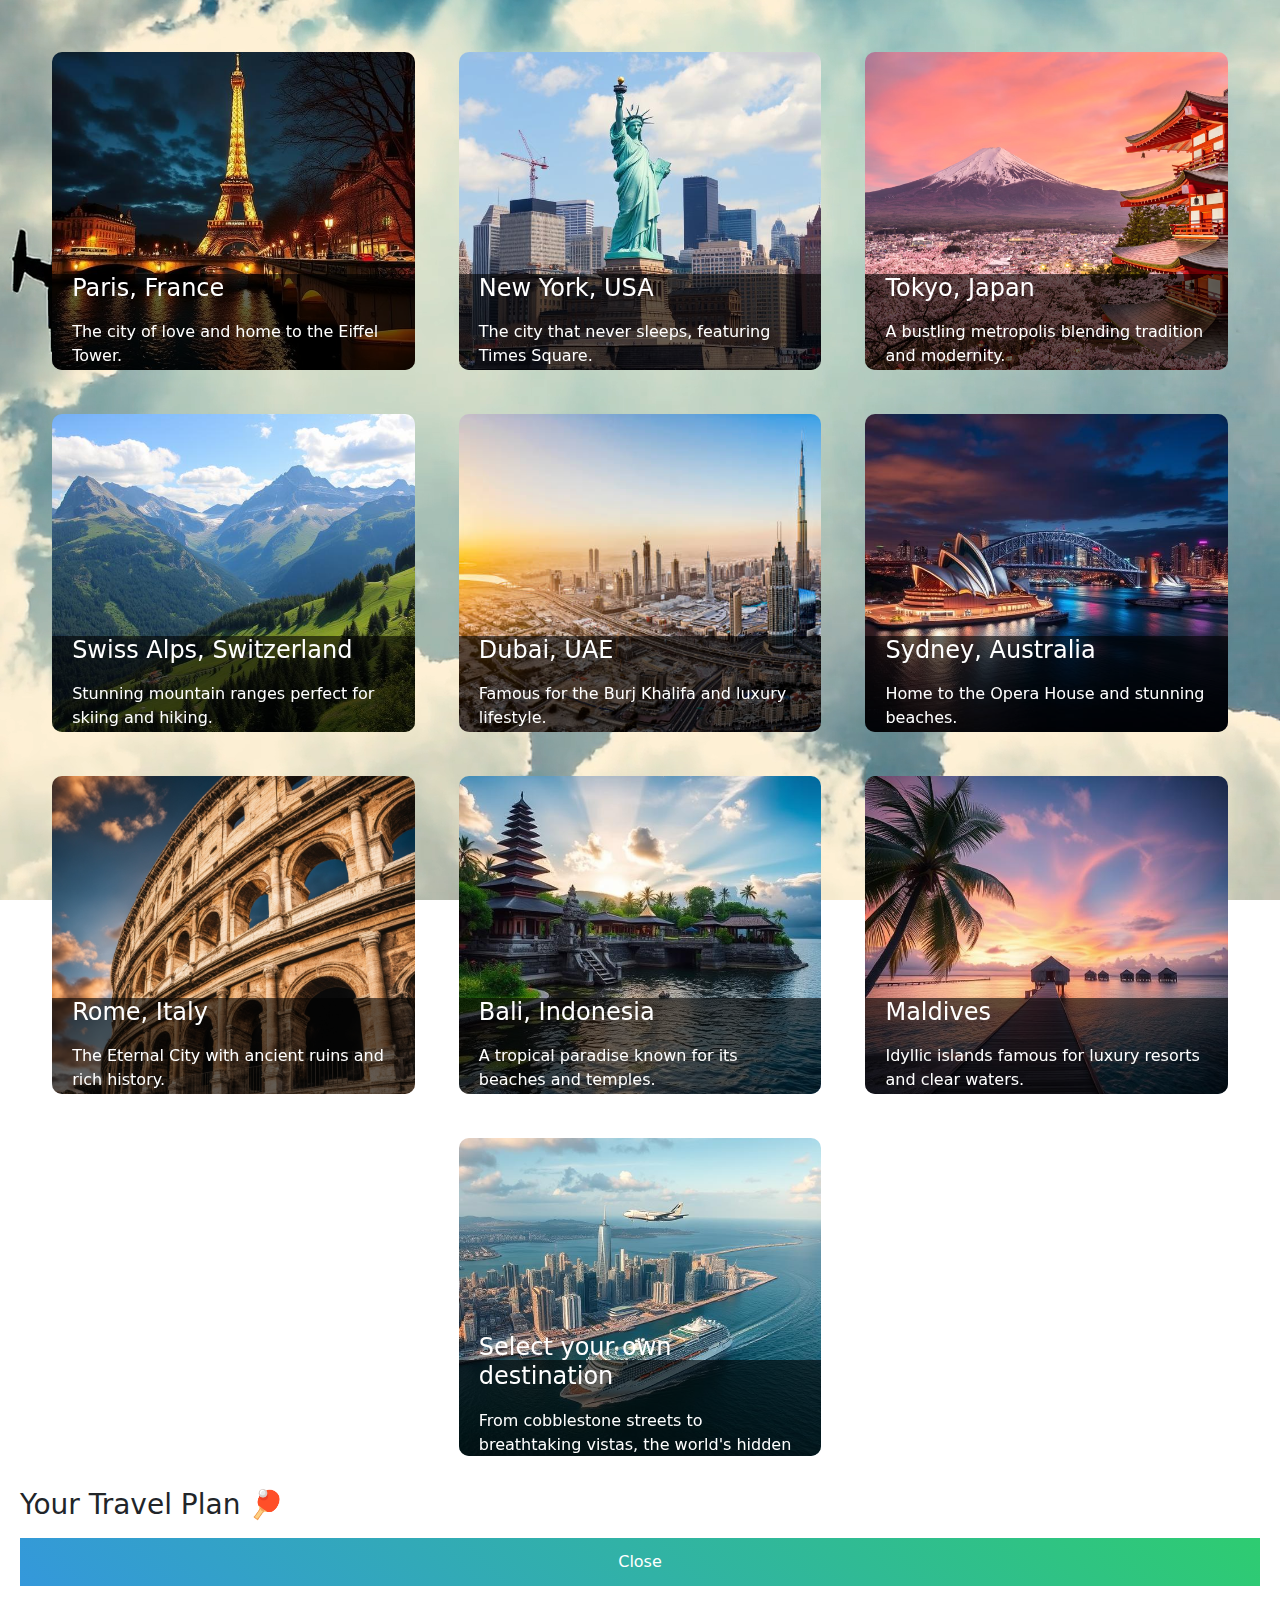
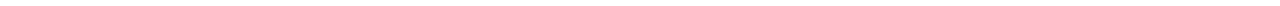
<file: cityCards.html>
<!DOCTYPE html>
<html lang="en">
<head>
  <meta charset="UTF-8">
  <meta name="viewport" content="width=device-width, initial-scale=1.0">
  <title>Sanchari</title>
  <link rel="stylesheet" href="style2.css">
  <link rel="icon" type="image/jpeg" href="assets/pics/logo.jpeg" />
  <link href="https://cdn.jsdelivr.net/npm/bootstrap@5.0.2/dist/css/bootstrap.min.css" rel="stylesheet" crossorigin="anonymous">
  <style>
    .autocomplete-list {
      list-style: none;
      border: 1px solid #ccc;
      background: white;
      position: absolute;
      z-index: 1000;
      width: 100%;
      max-height: 150px;
      overflow-y: auto;
      padding-left: 0;
      margin-top: 2px;
    }
    .autocomplete-list li {
      padding: 6px 10px;
      cursor: pointer;
    }
    .autocomplete-list li:hover {
      background-color: #f0f0f0;
    }
  </style>
</head>
<body class="details">
  <video autoplay muted loop id="myVideo">
    <source src="assets/background videos/detailBackgroundVideos.mp4" type="video/mp4">
    Your browser does not support HTML5 video.
  </video>

  <div id="main-box"></div>

  <!-- Form Section -->
  <div id="cityForm" class="form-popup">
    <span class="close-btn" onclick="closeForm()">&times;</span>
    <h2>Plan Your Adventure 🌍</h2>
    <form id="travelForm">
      <label for="travelingFrom">📍 Where Are You Traveling From?</label>
      <select id="travelingFrom" onchange="toggleOtherField('travelingFrom', 'otherTravelingFrom')" required>
        <option value="">-- Select Your City --</option>
        <option value="Hyderabad">Hyderabad</option>
        <option value="Los Angeles">Los Angeles</option>
        <option value="London">London</option>
        <option value="Paris">Paris</option>
        <option value="Sydney">Sydney</option>
        <option value="Tokyo">Tokyo</option>
        <option value="Dallas">Dallas</option>
        <option value="Mumbai">Mumbai</option>
        <option value="Other">Other (Enter Manually)</option>
      </select>
      <input type="text" id="otherTravelingFrom" style="display: none;" placeholder="Enter your city manually" oninput="fetchCitySuggestionsFrom(this.value)">
      <ul id="from-suggestions" class="autocomplete-list"></ul>

      <span class="warning" id="travelingFrom-warning">This field is required.</span>

      <label for="destination">🌟 Where’s Your Dream Destination?</label>
      <input type="text" id="destination" placeholder="E.g., Paris, Maldives, Tokyo" oninput="fetchCitySuggestions(this.value)">
      <ul id="destination-suggestions" class="autocomplete-list"></ul>
      <span class="warning" id="destination-warning">This field is required.</span>

      <label for="tripType">🎭 What’s Your Travel Style?</label>
      <select id="tripType" onchange="toggleFields(); validateField('tripType')" required>
        <option value="">-- Select Travel Type --</option>
        <option value="Solo">🧳 Solo Adventure</option>
        <option value="Family">👨‍👩‍👧 Family Getaway</option>
        <option value="Friends">🎉 Friends’ Adventure</option>
        <option value="Couple">💑 Romantic Escape</option>
      </select>
      <span class="warning" id="tripType-warning">This field is required.</span>

      <div id="travelersField" style="display: none;">
        <label for="numPeople">👥 How Many Are Traveling?</label>
        <select id="numPeople">
          <option value="">-- Select Number of Travelers --</option>
          <option value="1">1</option>
          <option value="2">2</option>
          <option value="3">3</option>
          <option value="4">4</option>
          <option value="5">5</option>
          <option value="6">6</option>
          <option value="7">7</option>
          <option value="8">8</option>
          <option value="9">9</option>
          <option value="10">10+</option>
        </select>
        <span class="warning" id="numPeople-warning">Please select the number of travelers.</span>
      </div>

      <label for="budget">💰 What’s Your Budget for the entire trip ($)?</label>
      <input type="number" id="budget" min="100" placeholder="E.g., 2000" onblur="validateField('budget')" required>
      <span class="warning" id="budget-warning">This field is required.</span>

      <label for="travelMode">🚀 Preferred Mode of Travel?</label>
      <select id="travelMode">
        <option value="Plane">✈ Flight</option>
        <option value="Train">🚆 Train Journey</option>
        <option value="Car">🚗 Road Trip</option>
        <option value="Ship">🚢 Cruise</option>
      </select>

      <label for="numDays">🗓 How Many Days are you willing to stay/travel?</label>
      <input type="number" id="numDays" min="1" placeholder="Enter number of days" onblur="validateField('numDays')" required>
      <span class="warning" id="numDays-warning">This field is required.</span>

      <label for="healthConditions">⚕ Any Health Considerations?</label>
      <input type="text" id="healthConditions" placeholder="E.g., Asthma, Diabetes, None">

      <button type="button" onclick="submitForm()" class="form-btn">🌍 Let’s Plan!</button>
    </form>
  </div>

  <div id="popup" class="popup">
    <h3>Your Travel Plan 🏓</h3>
    <p id="popupContent"></p>
    <button onclick="closePopup()">Close</button>
  </div>

  <script src="application.js"></script>
  <script src="ai-integration.js"></script>
  <script src="https://cdn.jsdelivr.net/npm/bootstrap@5.3.3/dist/js/bootstrap.bundle.min.js"></script>
</body>
</html>
</file>
<file: style2.css>
#myVideo {
    position: fixed;
    right: 0;
    bottom: 0;
    min-width: 100%; 
    min-height: 100%;
  }



  .city-card {
    width: 30.2%; /* Each card takes about 1/3 of the row */
    margin: 1%; /* Small margin between cards */
    background-size: cover;
    background-position: center;
    border-radius: 10px;
    overflow: hidden;
    position: relative;
    color: white;
    cursor: pointer;
    transition: transform 0.3s ease;
    height: 318px;
}

.city-card:hover {
    transform: scale(1.05);
}

.city-overlay {
    background: rgba(0, 0, 0, 0.6); 
    /* Dark overlay for readability */
    padding: 20px;
    height: 100%;
    display: flex;
    flex-direction: column;
    margin-top: 222px;
    justify-content: center;
}

.city-name {
    font-size: 1.5rem;
    margin-top: -208px;
}

.desc-1 {
    font-size: 1rem;
    margin-top: 10px;
}

#main-box {
    display: flex;
    flex-wrap: wrap;
    justify-content: space-around;
    gap: 20px;
    margin: 20px auto;
    max-width: 1200px;
}

@media (max-width: 768px) {
    .city-card {
        width: 45%; /* Adjust for smaller screens */
    }
      .form-popup {
        width: 100%;
        border-radius: 10px 10px 0 0;
    }
}

@media (max-width: 480px) {
    .city-card {
        width: 90%; /* Full-width on mobile */
    }
}




/* .city-overlay {
    position: absolute;
    bottom: 0;
    width: 100%;
    background: rgba(0, 0, 0, 0.6);
    padding: 15px;
    text-align: center;
} */

/* .city-card:hover {
    transform: scale(1.05);
    box-shadow: 0 8px 16px rgba(0, 0, 0, 0.2);
} */


.form-popup {
    display: none;
    position: fixed;
    top: 10%;
    right: 0;
    width: 30%;
    height: 80%;
    background: white;
    padding: 20px;
    border-radius: 10px 0 0 10px;
    box-shadow: -5px 0 10px rgba(0, 0, 0, 0.3);
    z-index: 1000;
    overflow-y: auto;
    overflow-x: hidden; /* Add this to prevent horizontal scrolling */
    box-sizing: border-box; /* Ensure padding is included in width calculation */
}
.form-popup .close-btn {
    position: absolute;
    top: 10px;
    right: 10px;
    cursor: pointer;
    font-size: 20px;
}

#travelForm {
    width: 100%;
    box-sizing: border-box;
}

#travelForm input,
#travelForm select {
    max-width: 100%;
    box-sizing: border-box;
}
.autocomplete-list {
  list-style: none;
    padding: 0;
    margin: 0;
    border: none !important; /* Remove any default borders */
    box-shadow: 0 2px 5px rgba(0,0,0,0.2); /* Optional: add subtle shadow instead */
    background: white;
    position: absolute;
    width: calc(100% - 4px); /* Account for input borders */
    z-index: 1000;
    max-height: 200px;
    overflow-y: auto;
}
.autocomplete-list li {
    padding: 8px 12px;
    cursor: pointer;
    border: none; /* Ensure no borders */
    border-bottom: 1px solid white; /* Optional: light separator */
}

.autocomplete-list li:hover {
    background-color: #f5f5f5;
}
#destination, #otherTravelingFrom {
    border: 2px solid #3498db;
    border-radius: 8px;
    width: 100%;
    box-sizing: border-box;
}

#destination-suggestions, #from-suggestions {
    margin-top: 0;
}
/* #card-9{
    margin-left: 510px;
} */


/* as */



body {
    font-family: 'Poppins', sans-serif;
    background-color: #f0f8ff;
    margin: 0;
    padding: 20px;
}
.container {
    max-width: 550px;
    background: #ffffff;
    padding: 25px;
    border-radius: 12px;
    box-shadow: 0 4px 10px rgba(0, 0, 0, 0.2);
    margin: auto;
    text-align: center;
}
h2 {
    color: #2c3e50;
}
label {
    font-weight: 600;
    display: block;
    margin-top: 10px;
    text-align: left;
}
input, select {
    width: 100%;
    padding: 10px;
    margin: 8px 0;
    border: 2px solid #3498db;
    border-radius: 8px;
    font-size: 16px;
}
.error {
    border-color: red;
}
.warning {
    color: red;
    font-size: 14px;
    display: none;
}
button {
    background: linear-gradient(45deg, #3498db, #2ecc71);
    color: white;
    border: none;
    padding: 12px;
    font-size: 18px;
    width: 100%;
    cursor: pointer;
    border-radius: 8px;
    transition: 0.3s;
}
button:hover {
    background: linear-gradient(45deg, #2ecc71, #3498db);
}



.form-btn{
    
    margin-top: 7%;
}

@media (max-width:768px) {
    .form-popup{
        width: 100%;
    }
}


.two-p-plan{
    position: absolute;
}

.suggestions {
    list-style: none;
    border: 1px solid #ccc;
    max-height: 150px;
    overflow-y: auto;
    margin: 0;
    padding: 0;
    position: absolute;
    background-color: #fff;
    width: 100%;
    z-index: 999;
  }
  .suggestions li {
    padding: 8px 12px;
    cursor: pointer;
  }
  .suggestions li:hover {
    background-color: #eee;
  }
</file>
